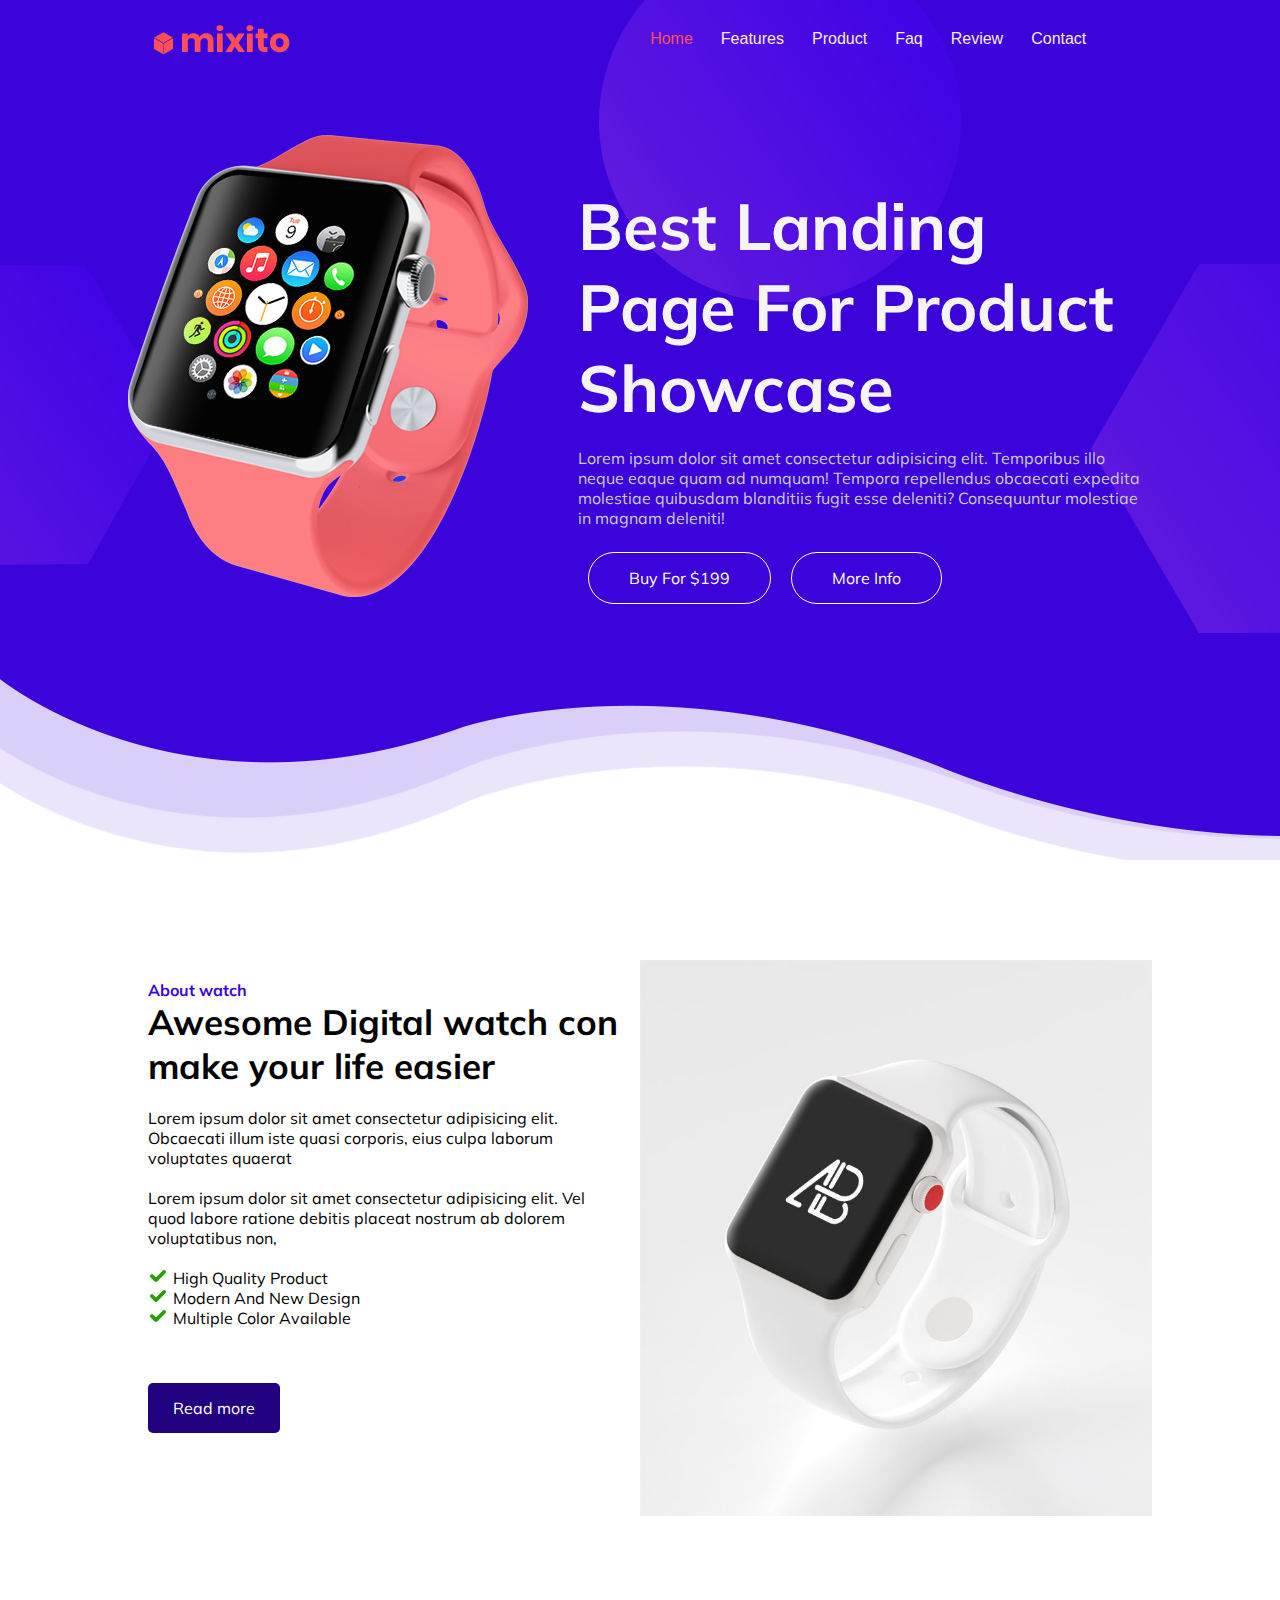
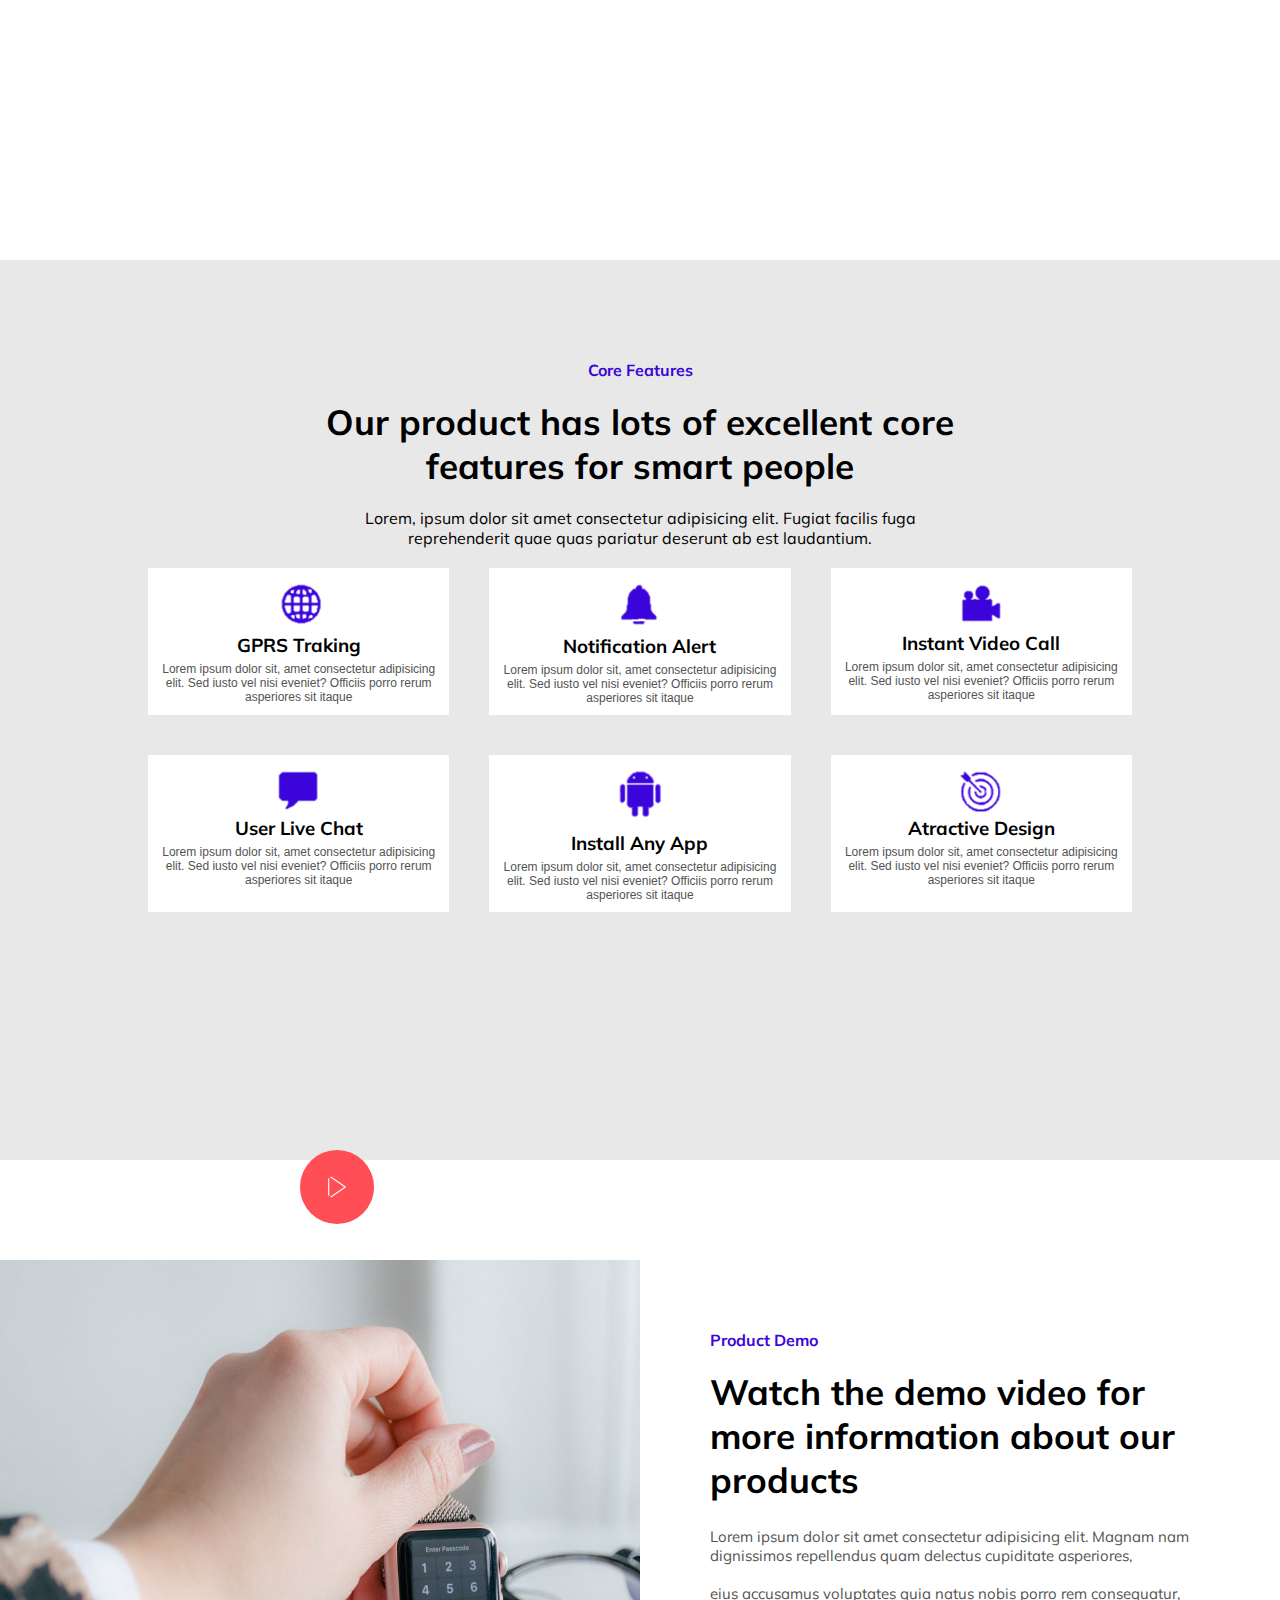
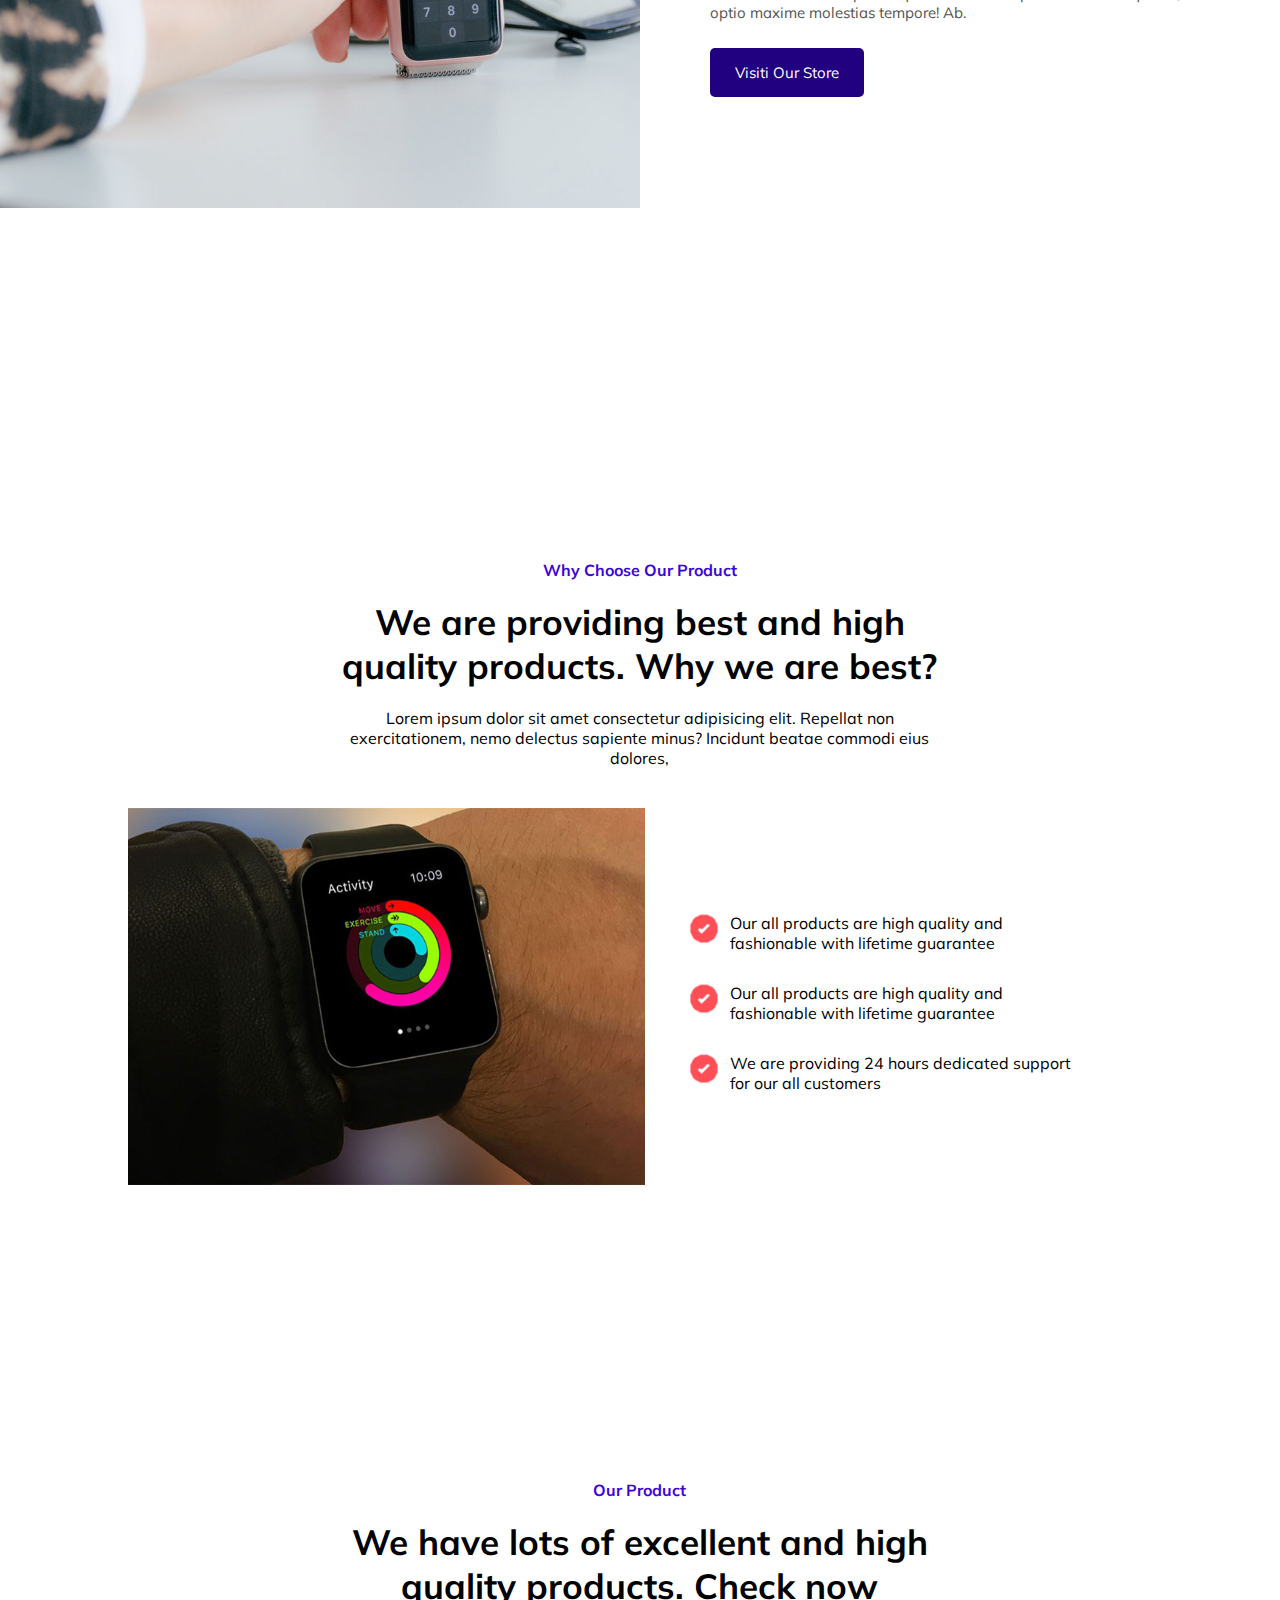
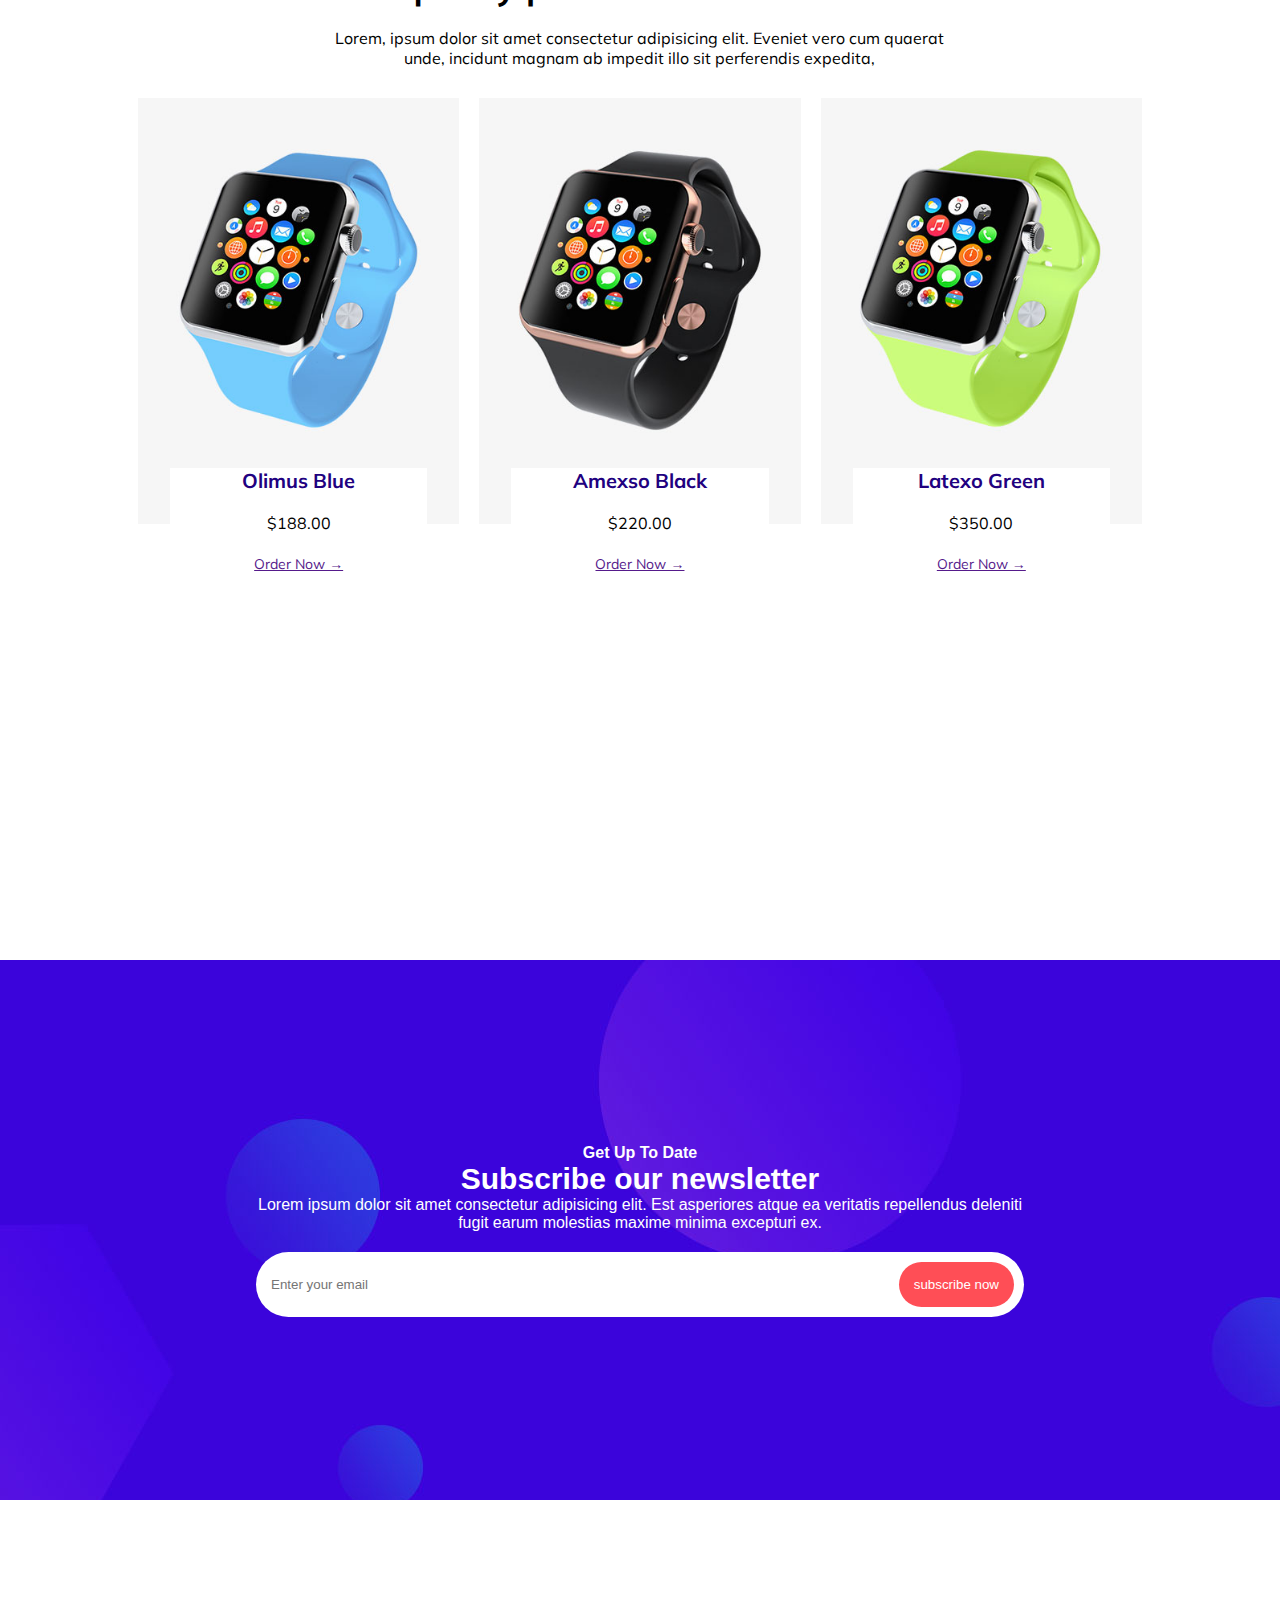
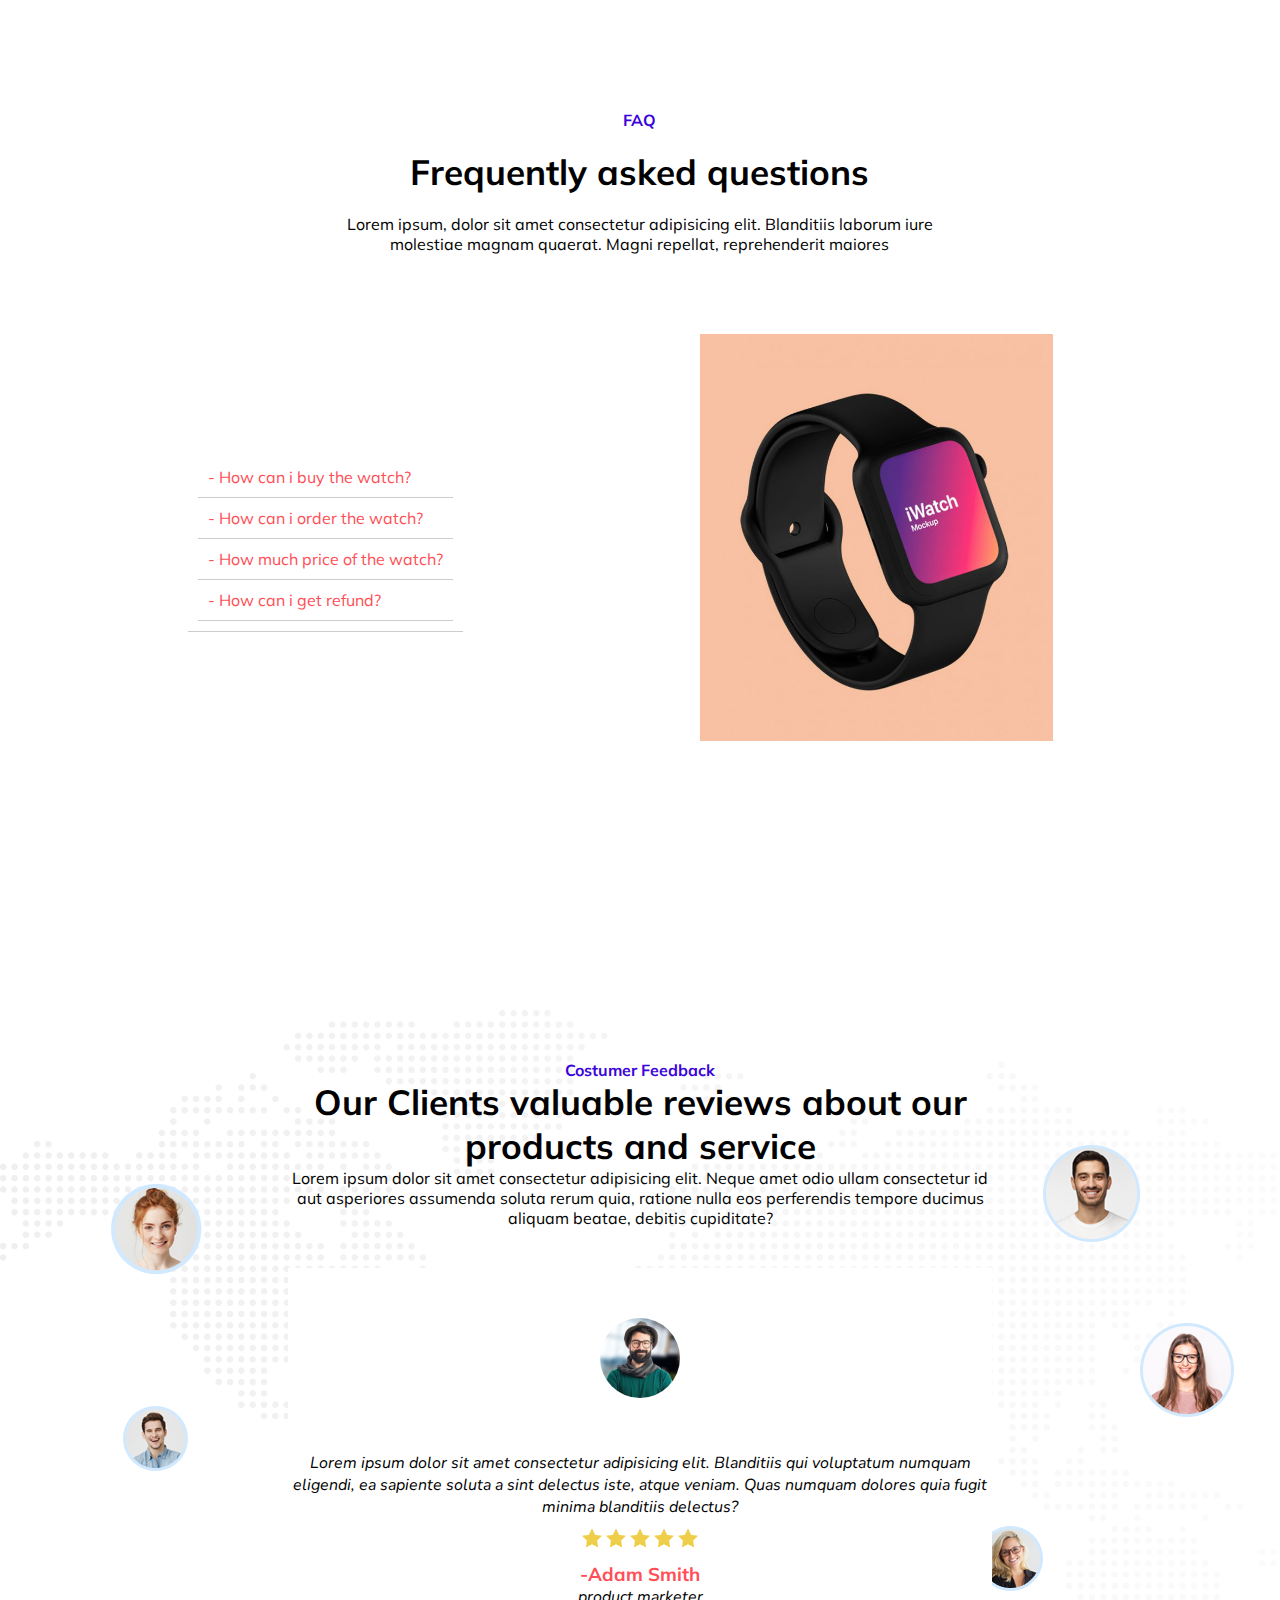
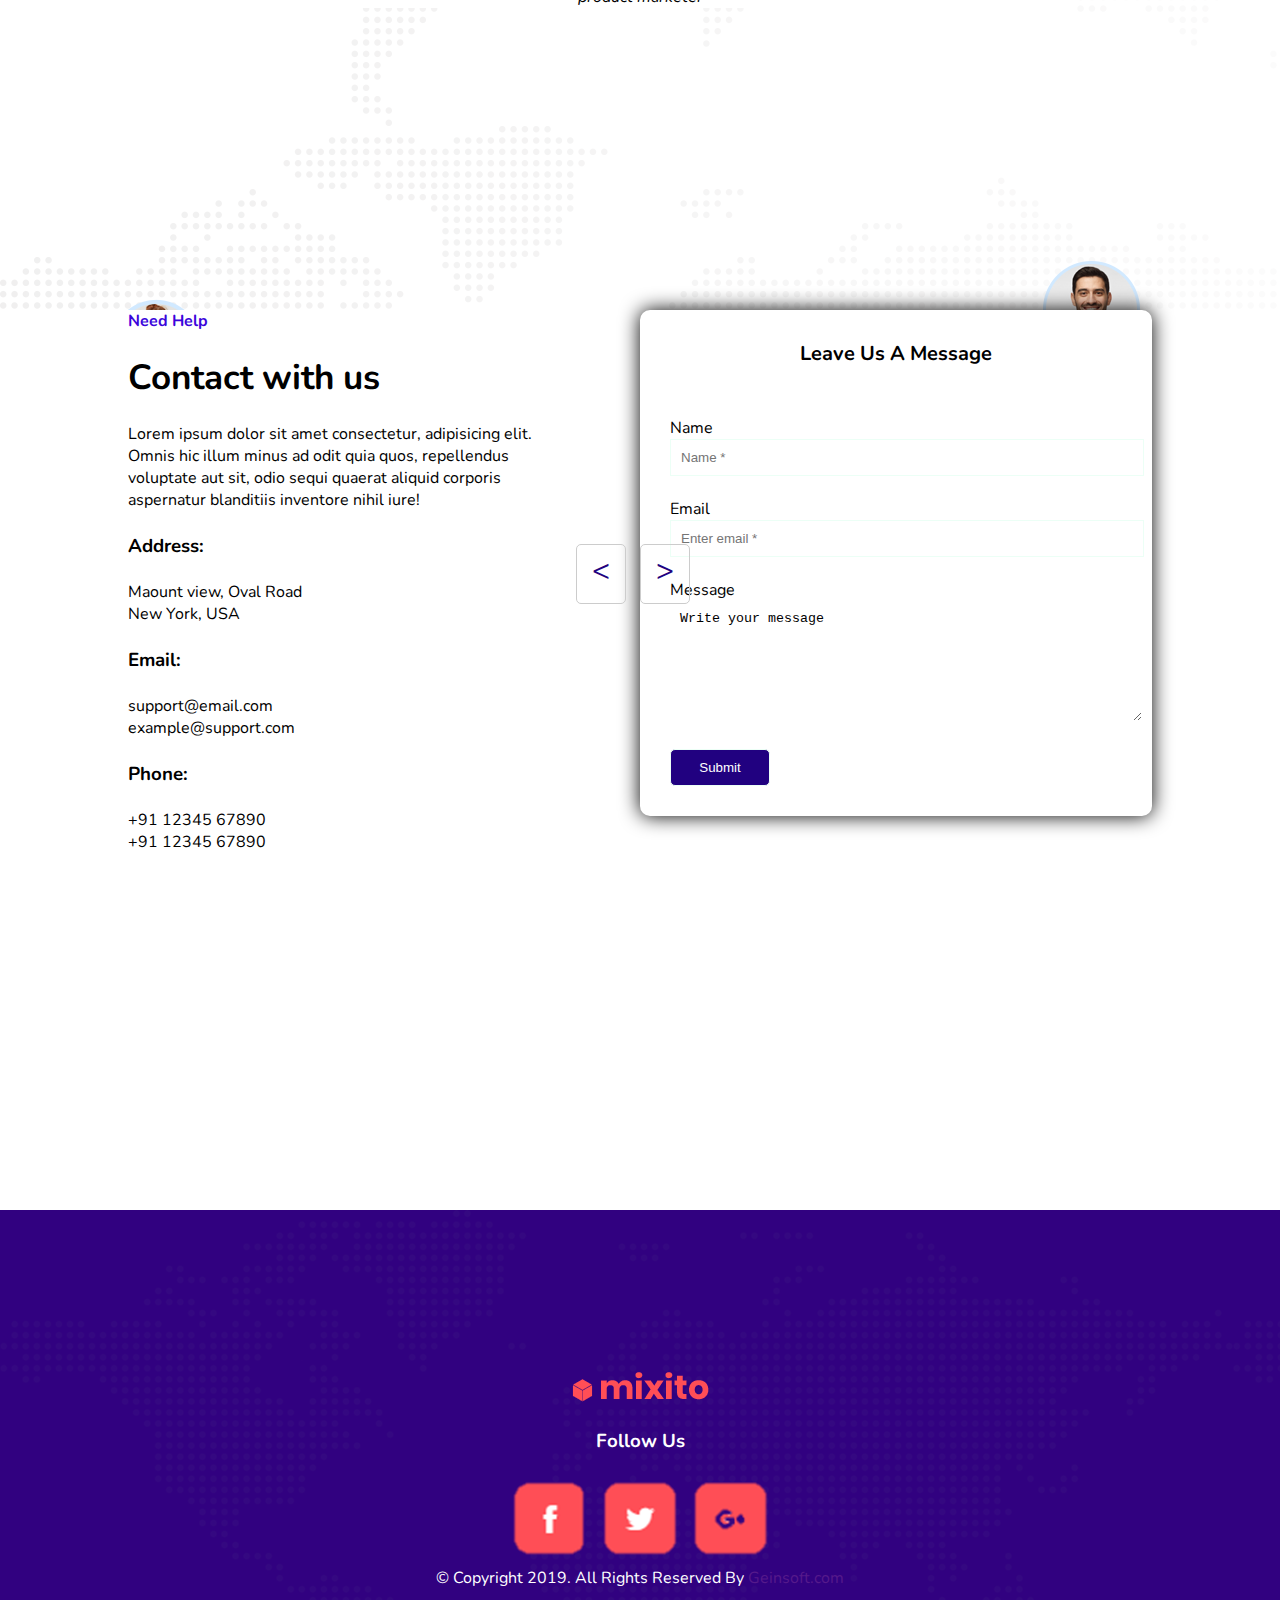
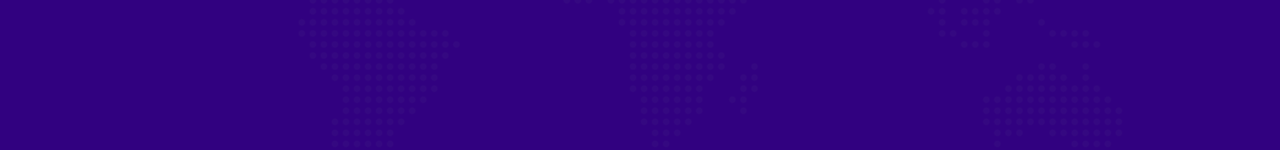
<file: index.html>
<!DOCTYPE html>
<html lang="es">
  <head>
    <meta charset="UTF-8" />
    <meta name="viewport" content="width=device-width, initial-scale=1.0" />
    <meta http-equiv="X-UA-Compatible" content="ie=edge" />
    <link rel="stylesheet" href="css/estilos.css" />
    <link
      href="https://fonts.googleapis.com/css?family=Nunito:300i,400&display=swap"
      rel="stylesheet"
    />
    <link
      href="https://fonts.googleapis.com/css?family=Muli&display=swap"
      rel="stylesheet"
    />
    <title>Pagina Reto</title>
  </head>
  <body>
    <section class="inicio">
      <header>
        <nav>
          <div class="header-izq">
            <img src="/images/logo.png" alt="" />
          </div>
          <div class="header-der">
            <ul>
              <li><a href="" class="color-naranja">Home</a></li>
              <li><a href="">Features</a></li>
              <li><a href="">Product</a></li>
              <li><a href="">Faq</a></li>
              <li><a href="">Review</a></li>
              <li><a href="">Contact</a></li>
            </ul>
          </div>
        </nav>
      </header>
      <div class="contenedor">
        <div class="header-content-izq">
          <img src="/images/watch-1.png" alt="" />
        </div>
        <div class="header-content-der">
          <div><h1>Best Landing Page For Product Showcase</h1></div>
          <div>
            <p>
              Lorem ipsum dolor sit amet consectetur adipisicing elit.
              Temporibus illo neque eaque quam ad numquam! Tempora repellendus
              obcaecati expedita molestiae quibusdam blanditiis fugit esse
              deleniti? Consequuntur molestiae in magnam deleniti!
            </p>
          </div>
          <div class="margen">
            <a href="">Buy For $199</a><a href="">More Info</a>
          </div>
        </div>
      </div>
    </section>
    <section class="features contenedor2">
      <div class="der-sec2">
        <h4>About watch</h4>
        <h2>Awesome Digital watch con make your life easier</h2>
        <br />
        <p>
          Lorem ipsum dolor sit amet consectetur adipisicing elit. Obcaecati
          illum iste quasi corporis, eius culpa laborum voluptates quaerat
        </p>
        <br />
        <p>
          Lorem ipsum dolor sit amet consectetur adipisicing elit. Vel quod
          labore ratione debitis placeat nostrum ab dolorem voluptatibus non,
        </p>
        <br />
        <ul class="check">
          <li>High Quality Product</li>
          <li>Modern And New Design</li>
          <li>Multiple Color Available</li>
        </ul>
        <div class="mt-10">
          <a href="" class="btn morado">Read more</a>
        </div>
      </div>
      <div class="izq-sec2">
        <img src="images/watch-img.jpg" class="w-100" alt="" />
      </div>
    </section>
    <section class="product">
      <div class="header-sec-3">
        <h4>Core Features</h4>
        <br />
        <h2>
          Our product has lots of excellent core features for smart people
        </h2>
        <br />
        <p>
          Lorem, ipsum dolor sit amet consectetur adipisicing elit. Fugiat
          facilis fuga reprehenderit quae quas pariatur deserunt ab est
          laudantium.
        </p>
      </div>
      <div class="cuerpo-sec-3">
        <div>
          <img src="images/iconos/mundo.png" alt="" />
          <h3>GPRS Traking</h3>
          <p>
            Lorem ipsum dolor sit, amet consectetur adipisicing elit. Sed iusto
            vel nisi eveniet? Officiis porro rerum asperiores sit itaque
          </p>
        </div>
        <div>
          <img src="images/iconos/campana.png" alt="" />
          <h3>Notification Alert</h3>
          <p>
            Lorem ipsum dolor sit, amet consectetur adipisicing elit. Sed iusto
            vel nisi eveniet? Officiis porro rerum asperiores sit itaque
          </p>
        </div>
        <div>
          <img src="images/iconos/camara.png" alt="" />
          <h3>Instant Video Call</h3>
          <p>
            Lorem ipsum dolor sit, amet consectetur adipisicing elit. Sed iusto
            vel nisi eveniet? Officiis porro rerum asperiores sit itaque
          </p>
        </div>
        <div>
          <img src="images/iconos/chat.png" alt="" />
          <h3>User Live Chat</h3>
          <p>
            Lorem ipsum dolor sit, amet consectetur adipisicing elit. Sed iusto
            vel nisi eveniet? Officiis porro rerum asperiores sit itaque
          </p>
        </div>
        <div>
          <img src="images/iconos/android.png" alt="" />
          <h3>Install Any App</h3>
          <p>
            Lorem ipsum dolor sit, amet consectetur adipisicing elit. Sed iusto
            vel nisi eveniet? Officiis porro rerum asperiores sit itaque
          </p>
        </div>
        <div>
          <img src="images/iconos/diana.png" alt="" />
          <h3>Atractive Design</h3>
          <p>
            Lorem ipsum dolor sit, amet consectetur adipisicing elit. Sed iusto
            vel nisi eveniet? Officiis porro rerum asperiores sit itaque
          </p>
        </div>
      </div>
    </section>
    <section class="producto">
      <div class="contenedor4">
        <div>
          <img src="/images/watch-img-2.jpg" alt="" />
          <div class="absoluta">
            <a href="video.html"
              ><div class="onda"></div>
              <div class="onda"></div>
              <img src="/images/iconos/play.png" alt="" class="absoluta2"
            /></a>
          </div>
        </div>
        <div class="cont-der-4">
          <h4>Product Demo</h4>
          <br />
          <h2>
            Watch the demo video for more information about our products
          </h2>
          <br />
          <p>
            Lorem ipsum dolor sit amet consectetur adipisicing elit. Magnam nam
            dignissimos repellendus quam delectus cupiditate asperiores,<br /><br />
            eius accusamus voluptates quia natus nobis porro rem consequatur,
            optio maxime molestias tempore! Ab.
          </p>
          <div class="cont-a">
            <a href="" class="btn morado">Visiti Our Store</a>
          </div>
        </div>
      </div>
    </section>
    <section class="sec-5">
      <div class="titulo-5">
        <h4>Why Choose Our Product</h4>
        <br />
        <h2>
          We are providing best and high quality products. Why we are best?
        </h2>
        <br />
        <p>
          Lorem ipsum dolor sit amet consectetur adipisicing elit. Repellat non
          exercitationem, nemo delectus sapiente minus? Incidunt beatae commodi
          eius dolores,
        </p>
        <br />
      </div>
      <div class="grid-5">
        <div>
          <img src="/images/watch-img-4.jpg" alt="" />
        </div>
        <div>
          <ul>
            <li>
              Our all products are high quality and fashionable with lifetime
              guarantee
            </li>
            <li>
              Our all products are high quality and fashionable with lifetime
              guarantee
            </li>
            <li>
              We are providing 24 hours dedicated support for our all customers
            </li>
          </ul>
        </div>
      </div>
    </section>
    <section class="sec-6">
      <div class="header-6">
        <br />
        <h4>Our Product</h4>
        <br />
        <h2>We have lots of excellent and high quality products. Check now</h2>
        <br />
        <p>
          Lorem, ipsum dolor sit amet consectetur adipisicing elit. Eveniet vero
          cum quaerat unde, incidunt magnam ab impedit illo sit perferendis
          expedita,
        </p>
        <br />
      </div>
      <div class="grid-6">
        <div>
          <div><img src="images/product-1.jpg" alt="" /></div>
          <div class="texto-6">
            <h2>Olimus Blue</h2>
            <br />
            <p>$188.00</p>
            <br />
            <a href="">Order Now &rarr;</a>
          </div>
        </div>
        <div>
          <div><img src="images/product-2.jpg" alt="" /></div>
          <div class="texto-6">
            <h2>Amexso Black</h2>
            <br />
            <p>$220.00</p>
            <br />
            <a href="">Order Now &rarr;</a>
          </div>
        </div>
        <div>
          <div><img src="images/product-3.jpg" alt="" /></div>
          <div class="texto-6">
            <h2>Latexo Green</h2>
            <br />
            <p>$350.00</p>
            <br />
            <a href="">Order Now &rarr;</a>
          </div>
        </div>
      </div>
    </section>
    <section class="sec-7">
      <div>
        <div>
          <h4>Get Up To Date</h4>
          <h3>Subscribe our newsletter</h3>
          <p>
            Lorem ipsum dolor sit amet consectetur adipisicing elit. Est
            asperiores atque ea veritatis repellendus deleniti fugit earum
            molestias maxime minima excepturi ex.
          </p>
        </div>
        <div>
          <form action="" class="form">
            <input type="text" class="sub" placeholder="Enter your email" />
            <input type="submit" value="subscribe now" class="sub2" />
          </form>
        </div>
      </div>
    </section>
    <section class="sec-8">
      <div class="header-8">
        <h4>FAQ</h4>
        <br />
        <h2>Frequently asked questions</h2>
        <br />
        <p>
          Lorem ipsum, dolor sit amet consectetur adipisicing elit. Blanditiis
          laborum iure molestiae magnam quaerat. Magni repellat, reprehenderit
          maiores
        </p>
        <br />
      </div>
      <div class="cuerpo-8">
        <div class="acordeon">
          <div>
            <div>
              <a href="#elemento-1">- How can i buy the watch?</a> <br />
              <p id="elemento-1">
                Lorem ipsum dolor sit amet consectetur adipisicing elit.
                Dolorum, rem eligendi iste necessitatibus quibusdam libero
                explicabo ullam dolore commodi est aspernatur. Labore corporis
                odio ipsa harum quis. Animi, autem veniam.
              </p>
            </div>
            <div>
              <a href="#elemento-2">- How can i order the watch?</a> <br />
              <p id="elemento-2">
                Lorem ipsum dolor sit amet consectetur adipisicing elit.
                Dolorum, rem eligendi iste necessitatibus quibusdam libero
                explicabo ullam dolore commodi est aspernatur. Labore corporis
                odio ipsa harum quis. Animi, autem veniam.
              </p>
            </div>
            <div>
              <a href="#elemento-3">- How much price of the watch?</a> <br />
              <p id="elemento-3">
                Lorem ipsum dolor sit amet consectetur adipisicing elit.
                Dolorum, rem eligendi iste necessitatibus quibusdam libero
                explicabo ullam dolore commodi est aspernatur. Labore corporis
                odio ipsa harum quis. Animi, autem veniam.
              </p>
            </div>
            <div>
              <a href="#elemento-4">- How can i get refund?</a> <br />
              <p id="elemento-4">
                Lorem ipsum dolor sit amet consectetur adipisicing elit.
                Dolorum, rem eligendi iste necessitatibus quibusdam libero
                explicabo ullam dolore commodi est aspernatur. Labore corporis
                odio ipsa harum quis. Animi, autem veniam.
              </p>
            </div>
          </div>
        </div>
        <div class="img-right">
          <img src="./images/watch-img-3.jpg" alt="" />
        </div>
      </div>
    </section>
    <section class="sec-9">
      <div class="header-9">
        <h4>Costumer Feedback</h4>
        <h2>Our Clients valuable reviews about our products and service</h2>
        <p>
          Lorem ipsum dolor sit amet consectetur adipisicing elit. Neque amet
          odio ullam consectetur id aut asperiores assumenda soluta rerum quia,
          ratione nulla eos perferendis tempore ducimus aliquam beatae, debitis
          cupiditate?
        </p>
      </div>
      <div>
        <div class="cuerpo-9">
          <label for="mostrar1" class="controles">
            <span class="btn2 color-morado"><</span>
          </label>
          <input type="radio" id="mostrar1" class="mostrar" name="group" />

          <label for="ocultar1" class="controles2">
            <span class="btn2 color-morado">></span>
          </label>
          <input type="radio" id="ocultar1" class="ocultar" name="group" />

          <div id="contenido2" class="contenido contenido-3">
            <img src="./images/client-2.jpg" alt="" />
            <p>
              Lorem ipsum dolor sit amet consectetur adipisicing elit.
              Blanditiis qui voluptatum numquam eligendi, ea sapiente soluta a
              sint delectus iste, atque veniam. Quas numquam dolores quia fugit
              minima blanditiis delectus?
            </p>
            <div class="estrellas">
              <img src="./images/estrella.png" alt="" />
              <img src="./images/estrella.png" alt="" />
              <img src="./images/estrella.png" alt="" />
              <img src="./images/estrella.png" alt="" />
              <img src="./images/estrella.png" alt="" />
            </div>
            <h3>-Shane kyle</h3>
            <p>afiliate marketer</p>
          </div>
          <div id="contenido1" class="contenido contenido-uno">
            <img src="./images/client-1.jpg" alt="" />
            <p>
              Lorem ipsum dolor sit amet consectetur adipisicing elit.
              Blanditiis qui voluptatum numquam eligendi, ea sapiente soluta a
              sint delectus iste, atque veniam. Quas numquam dolores quia fugit
              minima blanditiis delectus?
            </p>
            <div class="estrellas">
              <img src="./images/estrella.png" alt="" />
              <img src="./images/estrella.png" alt="" />
              <img src="./images/estrella.png" alt="" />
              <img src="./images/estrella.png" alt="" />
              <img src="./images/estrella.png" alt="" />
            </div>
            <h3>-Adam Smith</h3>
            <p>product marketer</p>
          </div>
        </div>
      </div>
    </section>
    <section class="sec-10">
      <div class="izq-10">
        <div>
          <h4>Need Help</h4>
          <br />
          <h2>Contact with us</h2>
          <br />
          <p>
            Lorem ipsum dolor sit amet consectetur, adipisicing elit. Omnis hic
            illum minus ad odit quia quos, repellendus voluptate aut sit, odio
            sequi quaerat aliquid corporis aspernatur blanditiis inventore nihil
            iure!
          </p>
          <br />
        </div>
        <div>
          <h3>Address:</h3>
          <br />
          <p>
            Maount view, Oval Road <br />
            New York, USA
          </p>
          <br />
        </div>
        <div>
          <h3>Email:</h3>
          <br />
          <p>
            support@email.com <br />
            example@support.com
          </p>
          <br />
        </div>
        <div>
          <h3>Phone:</h3>
          <br />
          <p>+91 12345 67890 <br />+91 12345 67890</p>
        </div>
      </div>
      <div class="der-10">
        <div class="sombra">
          <h5>Leave Us A Message</h5>
          <form action="">
            <div>
              <label for="name">Name</label> <br />
              <input type="text" placeholder="Name *" />
            </div>
            <br />
            <div>
              <label for="email">Email</label> <br />
              <input type="text" placeholder="Enter email *" />
            </div>
            <br />
            <div>
              <label for="mensaje">Message</label> <br />
              <textarea>Write your message</textarea>
            </div>
            <br />
            <input type="submit" value="Submit" class="btn3" />
          </form>
        </div>
      </div>
    </section>
    <footer>
      <div>
        <img src="./images/logo.png" alt="" />
        <h3>Follow Us</h3>
        <div>
          <img src="./images/iconos/facebook.png" alt="" />
          <img src="./images/iconos/twitter.png" alt="" />
          <img src="./images/iconos/google mas.png" alt="" />
        </div>
        <p>
          &copy; Copyright 2019. All Rights Reserved By
          <a href="">Geinsoft.com</a>
        </p>
      </div>
    </footer>
  </body>
</html>
</file>
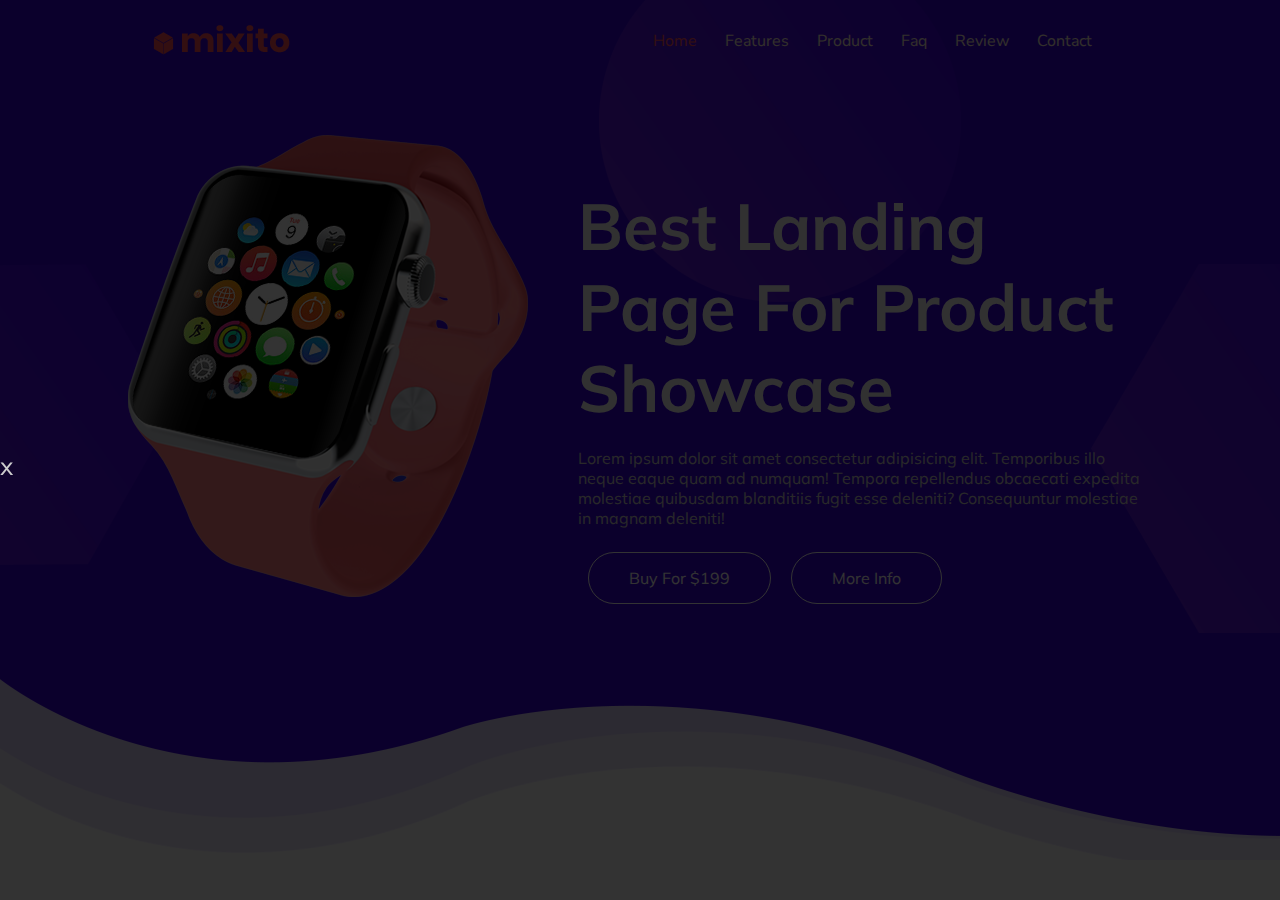
<file: video.html>
<!DOCTYPE html>
<html lang="es">
  <head>
    <meta charset="UTF-8" />
    <meta name="viewport" content="width=device-width, initial-scale=1.0" />
    <meta http-equiv="X-UA-Compatible" content="ie=edge" />
    <link rel="stylesheet" href="css/estilos.css" />
    <link
      href="https://fonts.googleapis.com/css?family=Nunito+Sans&display=swap"
      rel="stylesheet"
    />
    <link
      href="https://fonts.googleapis.com/css?family=Muli&display=swap"
      rel="stylesheet"
    />
    <title>Pagina Reto</title>
  </head>
  <body>
    <div class="opaco">
      <a href="index.html">x</a>
      <iframe
        width="900"
        height="500"
        src="https://www.youtube.com/embed/clXBiR01kUM?autoplay=1"
        frameborder="0"
        allow="accelerometer; autoplay; encrypted-media; gyroscope; picture-in-picture"
        allowfullscreen
      ></iframe>
    </div>
    <section class="inicio">
      <header>
        <nav>
          <div class="header-izq">
            <img src="/images/logo.png" alt="" />
          </div>
          <div class="header-der">
            <ul>
              <li><a href="" class="color-naranja">Home</a></li>
              <li><a href="">Features</a></li>
              <li><a href="">Product</a></li>
              <li><a href="">Faq</a></li>
              <li><a href="">Review</a></li>
              <li><a href="">Contact</a></li>
            </ul>
          </div>
        </nav>
      </header>
      <div class="contenedor">
        <div class="header-content-izq">
          <img src="/images/watch-1.png" alt="" />
        </div>
        <div class="header-content-der">
          <div><h1>Best Landing Page For Product Showcase</h1></div>
          <div>
            <p>
              Lorem ipsum dolor sit amet consectetur adipisicing elit.
              Temporibus illo neque eaque quam ad numquam! Tempora repellendus
              obcaecati expedita molestiae quibusdam blanditiis fugit esse
              deleniti? Consequuntur molestiae in magnam deleniti!
            </p>
          </div>
          <div class="margen">
            <a href="">Buy For $199</a><a href="">More Info</a>
          </div>
        </div>
      </div>
    </section>
  </body>
</html>
</file>
<file: css/estilos.css>
* {
  padding: 0px;
  margin: 0px;
}
a {
  text-decoration: none;
}
.w-100 {
  width: 100%;
}
.color-morado {
  color: #3b04db;
}
.morado {
  background: #210180;
}
.color-naranja {
  color: #ff4e56;
}
.fuente-nunito {
  font-family: "Nunito Sans", sans-serif;
}
.fuente-muli {
  font-family: "Muli", sans-serif;
}
.inicio {
  height: 860px;
  z-index: 95;
  background-image: url(../images/banner-1.png);
}
nav {
  display: grid;
  grid-template-columns: 1fr 1fr;
  position: absolute;
}

.header-izq {
  grid-column-start: 1;
  grid-column-end: 2;
  padding: 25px;
  margin-left: 10vw;
}
.header-der {
  grid-column-start: 2;
  grid-column-end: 3;
  margin-right: 10vw;
}
nav ul {
  list-style: none;
}
nav ul li {
  display: inline-block;
  padding: 12px;
  padding-top: 30px;
}
nav ul li a {
  color: antiquewhite;
  font-family: "Nunito Sans", sans-serif;
  text-decoration: none;
}
.contenedor {
  position: relative;
  margin: auto;
  width: 80vw;
  display: grid;
  grid-template-columns: 1fr 2fr;
}
.header-content-izq {
  grid-column-start: 1;
  grid-column-end: 2;
  margin-top: 15vh;
}
.header-content-der {
  grid-column-start: 2;
  grid-column-end: 4;
  margin-top: 15vh;
  color: whitesmoke;
  font-family: "Muli", sans-serif;
  padding-left: 50px;
  padding-top: 50px;
}
.header-content-der h1 {
  font-size: 65px;
  margin-bottom: 20px;
}
.header-content-der p {
  color: #ccc;
}
.margen {
  margin-top: 40px;
}
.header-content-der a {
  color: white;
  margin: 10px;
  text-decoration: none;
  border: solid 1px white;
  padding: 15px 40px;
  border-radius: 50px;
  transition-duration: 0.5s;
}
.header-content-der a:hover {
  color: #3b04db;
  background-color: white;
}
.features {
  height: 100vh;
}
.contenedor2 {
  margin: auto;
  width: 80vw;
  display: grid;
  grid-template-columns: 1fr 1fr;
  margin-top: 100px;
}
.der-sec2 {
  grid-column-start: 1;
  grid-column-end: 2;
  padding: 20px;
  font-family: "Muli", sans-serif;
}
ul {
  margin-left: 25px;
  list-style-image: url("../images/iconos/chech.png");
}
h4 {
  color: #3b04db;
}
h2 {
  font-size: 35px;
}
.izq-der2 {
  padding: 20px;
  grid-column-start: 2;
  grid-column-end: 3;
}
.mt-10 {
  margin-top: 70px;
}
.btn {
  padding: 15px 25px;
  color: white;
  border-radius: 5px;
}
.btn2 {
  border: solid 1px #ccc;
  padding: 15px;
  padding-top: 5px;
  font-size: 30px;
  color: #210180;
  border-radius: 5px;
}
.btn3 {
  padding: 15px 25px;
  color: white;
  background: #210180;
  border-radius: 5px;
  width: 100px !important;
}
.btn:hover {
  background: #3b04db;
}
.btn2:hover {
  color: white;
  background: #3b04db;
}
.product {
  height: 100vh;
  background: rgb(233, 232, 232);
}
.header-sec-3 {
  padding-top: 100px;
  width: 50vw;
  margin: auto;
  font-family: "Muli", sans-serif;
  text-align: center;
}
.cuerpo-sec-3 {
  width: 80vw;
  margin: auto;
  display: grid;
  font-family: "Muli", sans-serif;
  text-align: center;
  grid-template-columns: 1fr 1fr 1fr;
}
.cuerpo-sec-3 div {
  background: white;
  margin: 20px;
  padding: 10px;
}
.cuerpo-sec-3 img {
  width: 50px;
}
.cuerpo-sec-3 p {
  margin-top: 5px;
  font-size: 12px;
  color: rgb(83, 83, 83);
  font-family: "Nunito Sans", sans-serif;
}
.producto {
  height: 100vh;
}
.contenedor4 {
  margin: auto;
  display: grid;
  font-family: "Muli", sans-serif;
  grid-template-columns: 1fr 1fr;
  margin-top: 100px;
}
.contenedor4 img {
  width: 50vw;
}
.cont-der-4 {
  padding: 70px;
}
.cont-der-4 p {
  margin-top: 5px;
  font-size: 15px;
  color: rgb(83, 83, 83);
  font-family: "Muli", sans-serif;
}
.cont-der-4 a {
  font-size: 15px;
}
.cont-a {
  margin-top: 40px;
}
.absoluta {
  position: absolute;

  top: 2750px;
  left: 300px;
}
.absoluta img {
  width: auto;
}
.absoluta2 {
  background: #ff4e56;
  padding: 25px;
  border-radius: 100px;
  z-index: 1000;
}
.opaco {
  background: rgba(0, 0, 0, 0.8);
  position: fixed;
  width: 100vw;
  height: 100vh;
  z-index: 100000000;
}
.opaco iframe {
  margin: 100px 0 0 200px;
}
.opaco a {
  position: absolute;
  top: 50%;
  right: 50%px;
  text-decoration: none;
  color: #ccc;
  font-family: "Muli", sans-serif;
  font-size: 25px;
}
.onda {
  position: absolute;
  top: 50%;
  left: 50%;
  border-radius: 50%;
  border: 10px solid #fff;
  width: 50px;
  height: 50px;
  -webkit-transform: translate(-50%, -50%);
  -moz-transform: translate(-50%, -50%);
  transform: translate(-50%, -50%);
  -webkit-animation: onda 2s infinite;
  animation: onda 2s infinite;
  opacity: 0;
  overflow: hidden;
}

.onda:nth-child(2) {
  animation-delay: 1s;
}

@keyframes onda {
  0% {
    width: 50px;
    height: 50px;
    border: 10px solid #ff4e56;
    opacity: 0;
  }
  50% {
    opacity: 0.5;
  }

  90%,
  100% {
    border: 1px solid #ff4e56;
    opacity: 0;
  }
  100% {
    width: 150%;
    height: 150%;
  }
}
.sec-5 {
  height: 100vh;
  width: 80vw;
  margin: auto;
  font-family: "Muli", sans-serif;
}
.titulo-5 {
  width: 60%;
  margin: auto;
  text-align: center;
  margin-bottom: 20px;
}
.grid-5 {
  display: grid;
  grid-template-columns: 1fr 1fr;
  display: flex;
  justify-content: center;
  align-items: center;
}
.grid-5 img {
  width: 100%;
}
.grid-5 > div > ul {
  list-style: none;
  padding: 0;
}
.grid-5 li {
  background-image: url(../images/iconos/check.png);
  background-size: 30px;
  background-repeat: no-repeat;
  background-position: 0 0.4em;
  padding: 10px 40px 0px;
  height: 40px;
  margin: 20px;
}
.sec-6 {
  height: 100vh;
  width: 80vw;
  margin: auto;
  font-family: "Muli", sans-serif;
}
.header-6 {
  width: 60%;
  margin: auto;
  text-align: center;
}
.grid-6 {
  display: flex;
  justify-content: center;
  align-items: center;
  width: 80vw;
  margin: auto;
}
.grid-6 > div {
  border: solid 10px #fff;
}
.grid-6 img {
  width: 100%;
}
.texto-6 {
  position: relative;
  top: -60px;
  background: white;
  text-align: center;
  width: 80%;
  margin: auto;
}
.texto-6 h2 {
  font-size: 20px;
  color: #210180;
}
.texto-6 a {
  text-decoration: underline;
  font-size: 14px;
}
.sec-7 {
  margin-top: 200px;
  height: 60vh;
  background-image: url(../images/banner-2.jpg);
  display: flex;
  justify-content: center;
  align-items: center;

  font-family: "Nunito Sans", sans-serif;
}
.sec-7 > div {
  width: 60vw;
  text-align: center;
  color: white;
}
.sec-7 h4 {
  color: white;
}
.sec-7 h3 {
  font-size: 30px;
}
.form {
  margin-top: 20px;
  padding: 10px;
  background: white;
  border-radius: 100px;
  display: flex;
  justify-content: space-between;
}
.sub {
  border: 0;
  padding: 5px;
  width: 70%;
}
.sub2 {
  border: 0;
  background-color: #ff4e56;
  padding: 15px;
  border-radius: 30px;
  color: white;
}

.sec-8 {
  height: 100vh;
  width: 80vw;
  margin: auto;
  font-family: "Muli", sans-serif;
  margin-top: 210px;
}
.header-8 {
  width: 60%;
  margin: auto;
  text-align: center;
}
.cuerpo-8 {
  display: grid;
  grid-template-columns: 1fr 1fr;
}
.cuerpo-8 > div {
  padding: 60px;
}
.cuerpo-8 div img {
  width: 90%;
}
.img-rigth {
  text-align: left;
}
.acordeon {
  display: flex;
  align-items: center;
}
.acordeon p {
  display: none;
  padding-top: 20px;
  padding-bottom: 20px;
}

.acordeon a {
  color: #ff4e56;
}
.acordeon div {
  padding: 10px;
  border-bottom: solid 1px #ccc;
}
#elemento-1:target {
  display: block;
}
#elemento-1 {
  display: none;
}
#elemento-2:target {
  display: block;
}
#elemento-2 {
  display: none;
}
#elemento-3:target {
  display: block;
}
#elemento-3 {
  display: none;
}
#elemento-4:target {
  display: block;
}
#elemento-4 {
  display: none;
}
.sec-9 {
  height: 100vh;
  background-image: url(../images/testi-bg.png);
}
.header-9 {
  padding-top: 50px;
  width: 55%;
  margin: auto;
  font-family: "Muli", sans-serif;
  text-align: center;
}
.cuerpo-9 {
  width: 55%;
  margin: auto;
  font-family: "Muli", sans-serif;
  text-align: center;
}
.mostrar,
.ocultar {
  display: none;
}
.contenido {
  margin-top: 40px;
  position: absolute;
  background: #fff;
  width: 55%;
}
.contenido p {
  font-family: "Nunito", sans-serif;
  font-style: italic;
}
.contenido > img {
  margin: 50px;
  width: 80px;
  border-radius: 50px;
}
.contenido > div {
  padding: 10px;
}
.contenido > div > img {
  width: 20px;
}
.contenido h3 {
  color: #ff4e56;
}
.contenido2 {
  z-index: 1;
}
.contenido1 {
  display: none;
  padding: 10px;
  background-color: #f6f6f6;
  width: 200px;
  cursor: pointer;
  background: white;
  padding: 10px;
  z-index: 10;
}

input#mostrar1:checked ~ div#contenido1 {
  display: block;
}

input#ocultar1:checked ~ div#contenido1 {
  display: none;
}
.controles {
  position: absolute;
  top: 950vh;
  left: 45vw;
}
.controles2 {
  position: absolute;
  z-index: 99999999;
  top: 950vh;
  left: 50vw;
}
.sec-10 {
  height: 100vh;
  width: 80vw;
  margin: auto;
  display: grid;
  grid-template-columns: 1fr 1fr;
  font-family: "Nunito", sans-serif;
}
.izq-10 p {
  width: 80%;
}
.der-10 input {
  padding: 10px;
  width: 100%;
  border: solid 1px rgb(236, 255, 246);
}
.der-10 textarea {
  width: 100%;
  height: 100px;
  padding: 10px;
  border: 0px;
}
.der-10 h5 {
  width: 100%;
  margin-bottom: 50px;
  text-align: center;
  font-size: 20px;
}
.sombra {
  background: white;
  padding: 30px;
  border-radius: 10px;
  box-shadow: #000 0px 0px 20px;
}
footer {
  background-image: url(../images/map-bg.png);
  background-color: #310180;
  height: 60vh;
  display: flex;
  justify-content: center;
  align-items: center;
  text-align: center;
  font-family: "Nunito", sans-serif;
}
footer h3 {
  color: white;
  margin: 20px;
}
footer p {
  color: white;
}
</file>
